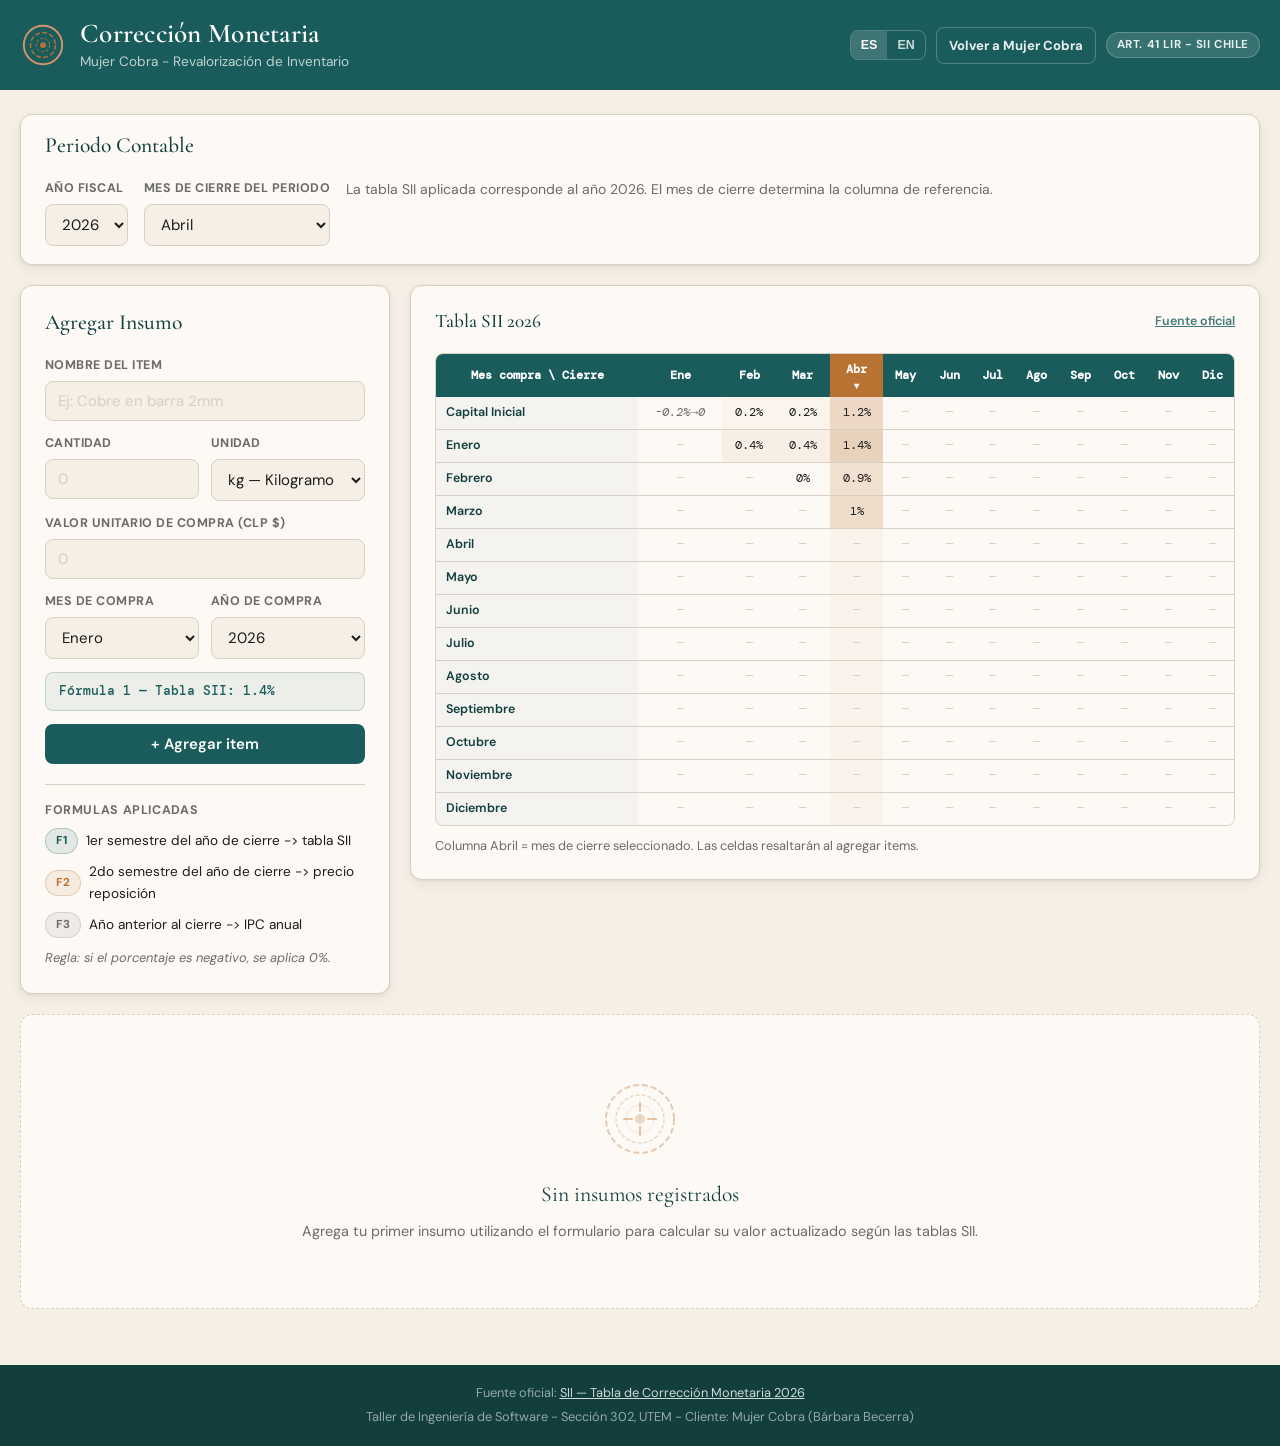
<file: correccion-monetaria/index.html>
<!doctype html>
<html lang="es">
  <head>
    <meta charset="UTF-8" />
    <link rel="icon" type="image/svg+xml" href="./favicon.svg" />
    <meta name="viewport" content="width=device-width, initial-scale=1.0" />
    <meta
      name="description"
      content="Calculadora de corrección monetaria para inventario de insumos según tablas oficiales del SII (Art. 41 LIR). Mujer Cobra — Joyería artesanal en cobre."
    />
    <title>Corrección Monetaria — Mujer Cobra</title>
    <link rel="preconnect" href="https://fonts.googleapis.com" />
    <link rel="preconnect" href="https://fonts.gstatic.com" crossorigin />
    <link
      href="https://fonts.googleapis.com/css2?family=Cormorant+Garamond:ital,wght@0,400;0,500;0,600;1,400&family=DM+Mono:wght@400;500&family=DM+Sans:ital,wght@0,400;0,500;0,600;1,400&display=swap"
      rel="stylesheet"
    />
    <script type="module" crossorigin src="./assets/index-C8LlDlp3.js"></script>
    <link rel="stylesheet" crossorigin href="./assets/index-CjBybzcF.css">
  </head>
  <body>
    <div id="root"></div>
  </body>
</html>
</file>
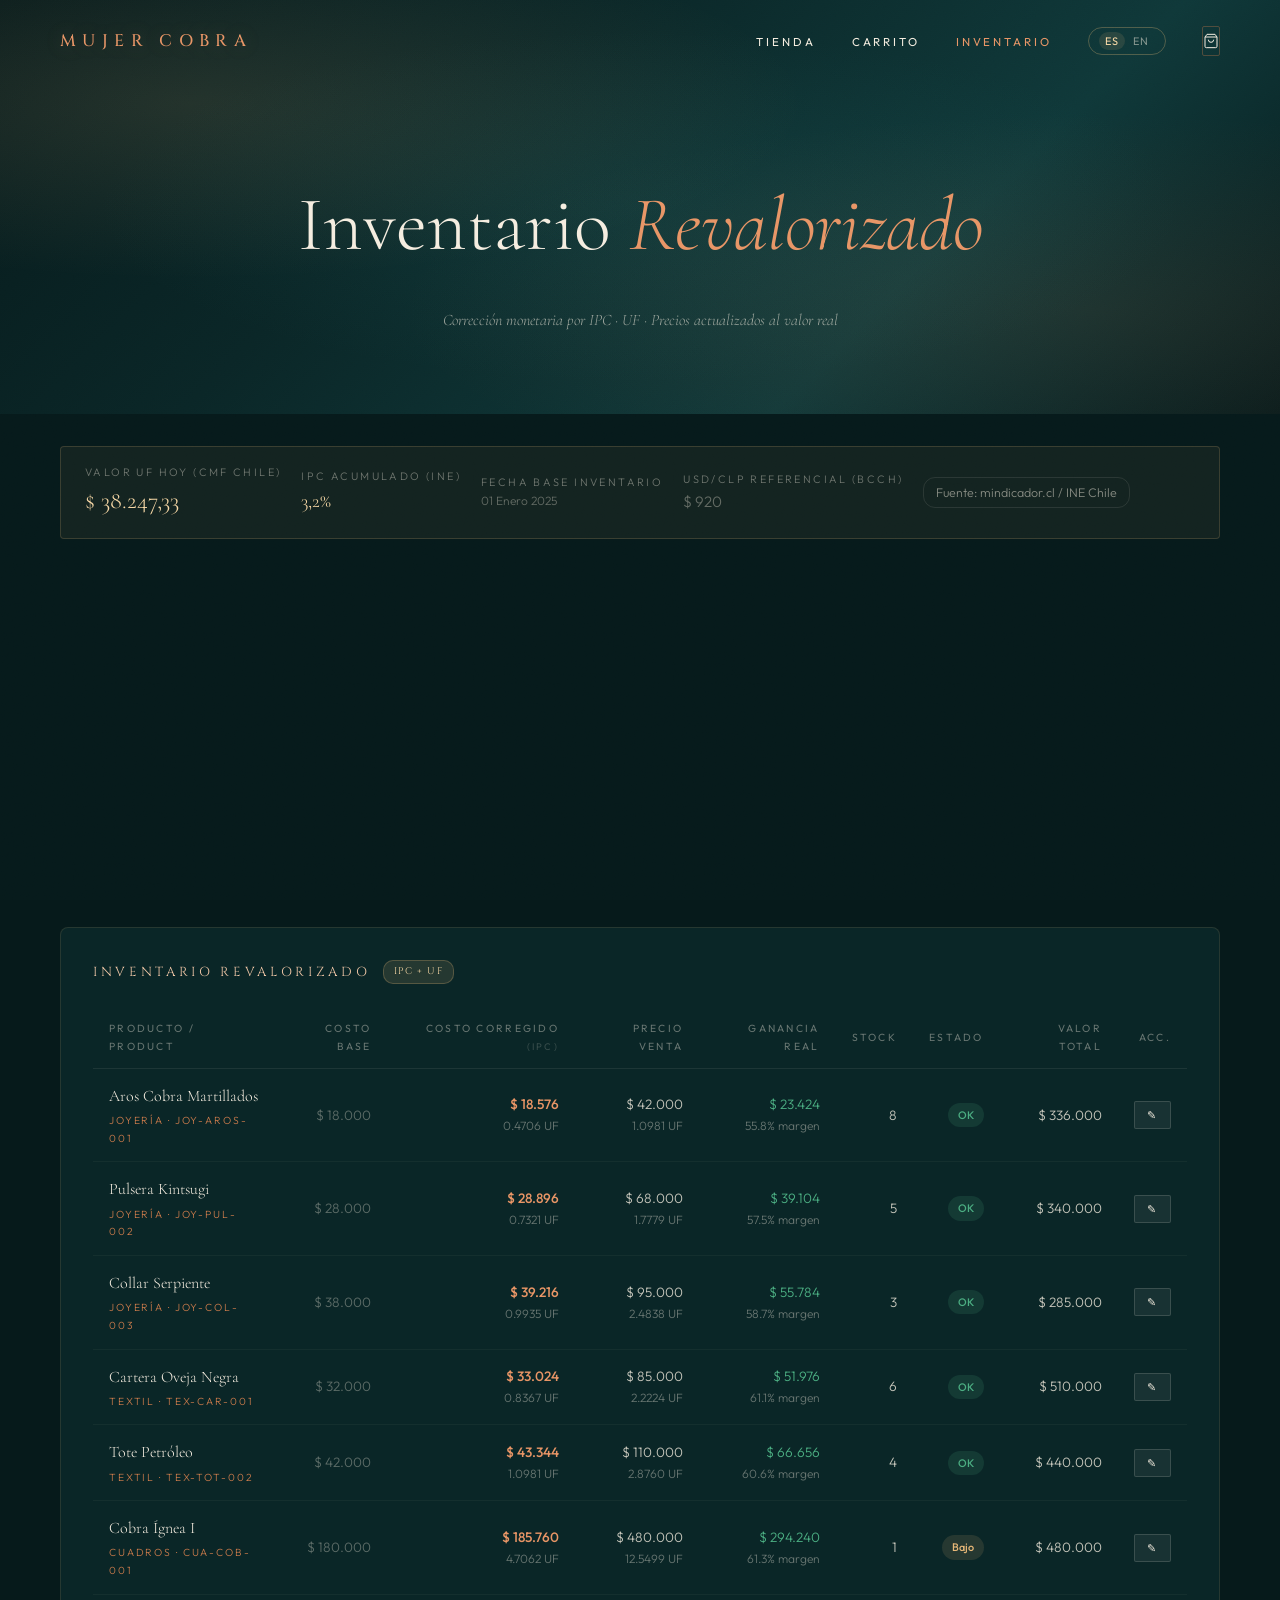
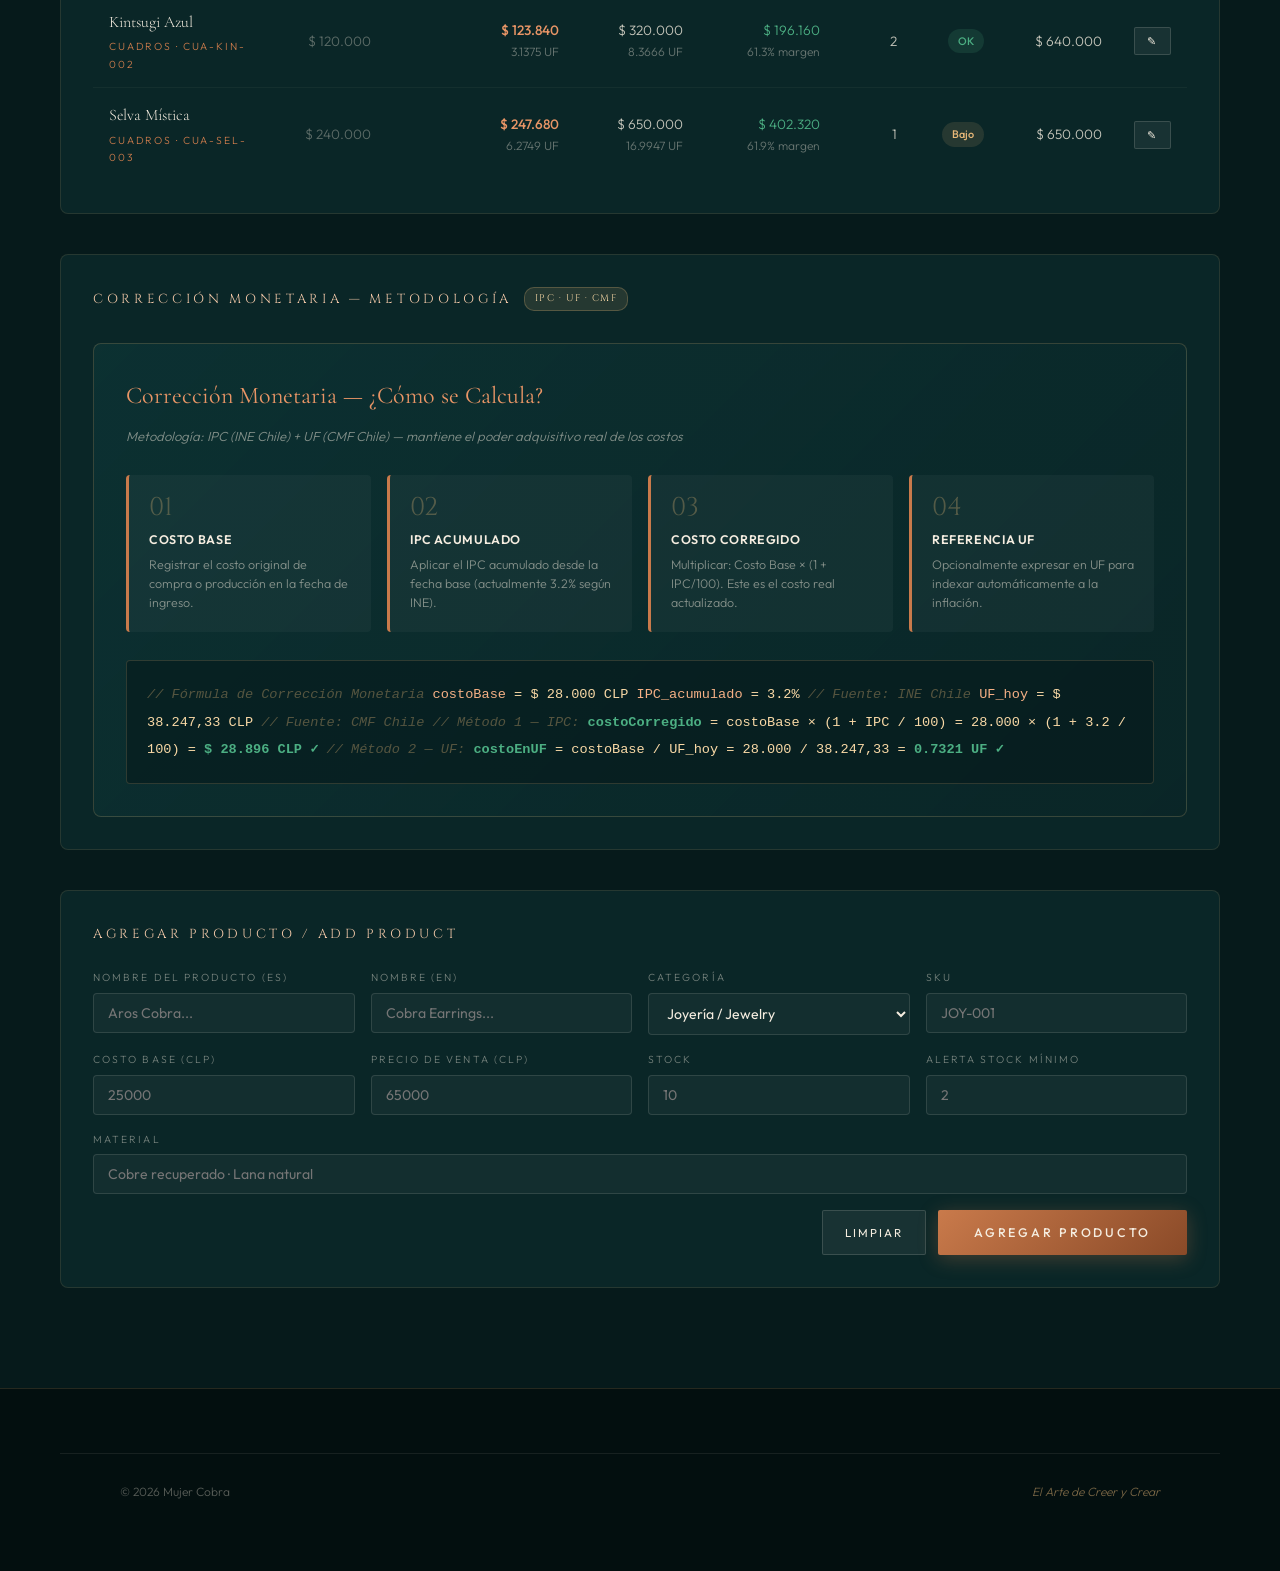
<file: inventory.html>
<!DOCTYPE html>
<html lang="es">
<head>
  <meta charset="UTF-8">
  <meta name="viewport" content="width=device-width, initial-scale=1.0">
  <title>Inventario Revalorizado — Mujer Cobra</title>
  <link rel="stylesheet" href="css/styles.css">
  <link rel="stylesheet" href="css/inventory.css">
</head>
<body>

<!-- ── NAV ─────────────────────────────────────────────────── -->
<nav class="nav scrolled" id="main-nav">
  <a href="index.html" class="nav-logo">MUJER COBRA</a>
  <ul class="nav-links">
    <li><a href="shop.html" data-i18n="nav_shop">Tienda</a></li>
    <li><a href="cart.html" data-i18n="nav_cart">Carrito</a></li>
    <li><a href="inventory.html" class="active" data-i18n="nav_inventory">Inventario</a></li>
    <li>
      <div class="lang-toggle">
        <button class="lang-btn active" data-lang="es">ES</button>
        <button class="lang-btn" data-lang="en">EN</button>
      </div>
    </li>
    <li>
      <a href="cart.html" class="nav-cart">
        <svg width="16" height="16" viewBox="0 0 24 24" fill="none" stroke="currentColor" stroke-width="1.5">
          <path d="M6 2L3 6v14a2 2 0 002 2h14a2 2 0 002-2V6l-3-4z"/>
          <line x1="3" y1="6" x2="21" y2="6"/>
          <path d="M16 10a4 4 0 01-8 0"/>
        </svg>
        <span class="cart-count" style="display:none">0</span>
      </a>
    </li>
  </ul>
  <button class="nav-hamburger" aria-label="Menu">
    <span></span><span></span><span></span>
  </button>
</nav>

<!-- ── PAGE HEADER ─────────────────────────────────────────── -->
<div class="page-header">
  <div class="kintsugi-bg"></div>
  <div class="page-header-content reveal">
    <h1>Inventario <em>Revalorizado</em></h1>
    <p>Corrección monetaria por IPC · UF · Precios actualizados al valor real</p>
  </div>
</div>

<!-- ── UF INDICATOR ────────────────────────────────────────── -->
<div style="padding:32px 60px 0">
  <div class="uf-indicator reveal">
    <div>
      <div class="uf-label">Valor UF Hoy (CMF Chile)</div>
      <div class="uf-value">$ 38.247,33</div>
    </div>
    <div>
      <div class="uf-label">IPC Acumulado (INE)</div>
      <div class="uf-value" style="font-size:1.2rem">3,2%</div>
    </div>
    <div>
      <div class="uf-label">Fecha Base Inventario</div>
      <div class="uf-date">01 Enero 2025</div>
    </div>
    <div>
      <div class="uf-label">USD/CLP Referencial (BCCh)</div>
      <div class="uf-date" style="font-size:0.95rem">$ 920</div>
    </div>
    <div class="uf-ipc">Fuente: mindicador.cl / INE Chile</div>
  </div>
</div>

<!-- ── DASHBOARD STATS ─────────────────────────────────────── -->
<div class="inv-dashboard" id="inv-dashboard">
  <!-- Rendered by inventory.js -->
</div>

<!-- ── INVENTORY TABLE ─────────────────────────────────────── -->
<div class="inv-section reveal">
  <div class="inv-section-title">
    Inventario Revalorizado
    <span class="badge-info">IPC + UF</span>
  </div>
  <div class="inv-table-wrap">
    <table class="inv-table">
      <thead>
        <tr>
          <th>Producto / Product</th>
          <th class="right">Costo Base</th>
          <th class="right">Costo Corregido <small style="opacity:0.5;font-size:0.6rem">(IPC)</small></th>
          <th class="right">Precio Venta</th>
          <th class="right">Ganancia Real</th>
          <th class="right">Stock</th>
          <th class="right">Estado</th>
          <th class="right">Valor Total</th>
          <th class="right">Acc.</th>
        </tr>
      </thead>
      <tbody id="inv-tbody">
        <tr><td colspan="9" style="text-align:center;padding:40px;color:rgba(245,237,224,0.3)">Cargando…</td></tr>
      </tbody>
    </table>
  </div>
</div>

<!-- ── MONETARY CORRECTION EXPLAINER ──────────────────────── -->
<div class="inv-section reveal" id="cm-explainer-wrap">
  <div class="inv-section-title">
    Corrección Monetaria — Metodología
    <span class="badge-info">IPC · UF · CMF</span>
  </div>
  <div id="cm-explainer">
    <!-- Rendered by inventory.js -->
  </div>
</div>

<!-- ── ADD PRODUCT ─────────────────────────────────────────── -->
<div class="inv-section reveal">
  <div class="inv-section-title">Agregar Producto / Add Product</div>
  <div id="inv-add-form">
    <!-- Rendered by inventory.js -->
  </div>
</div>

<!-- spacer -->
<div style="height:60px"></div>

<!-- ── FOOTER ──────────────────────────────────────────────── -->
<footer>
  <div class="footer-bottom" style="padding:28px 60px">
    <span data-i18n="footer_copy">© 2026 Mujer Cobra</span>
    <em data-i18n="footer_tagline">El Arte de Creer y Crear</em>
  </div>
</footer>

<script src="js/main.js"></script>
<script src="js/inventory.js"></script>
</body>
</html>
</file>
<file: correccion-monetaria/assets/index-CjBybzcF.css>
:root{--color-bg:#f5efe6;--color-surface:#fdfaf6;--color-surface-2:#f0e8dc;--color-primary:#1a5c5b;--color-primary-dk:#123f3e;--color-accent:#b87333;--color-accent-lt:#d4956a;--color-accent-pale:#f5e8d6;--color-text:#1c1c1a;--color-muted:#6b6b67;--color-border:#d9cfc3;--color-highlight:#e8c98a;--color-error:#8b2635;--color-error-bg:#fbf0f1;--color-success:#2e6b4f;--font-display:"Cormorant Garamond", Georgia, serif;--font-body:"DM Sans", "Helvetica Neue", Arial, sans-serif;--font-mono:"DM Mono", "Courier New", monospace;--radius:8px;--radius-lg:12px;--shadow:0 1px 3px #1c1c1a12, 0 4px 14px #1c1c1a0f;--shadow-hov:0 2px 8px #1c1c1a1c, 0 8px 24px #1c1c1a14;--transition:.15s ease}*,:before,:after{box-sizing:border-box;margin:0;padding:0}html{scroll-behavior:smooth;font-size:16px}body{font-family:var(--font-body);background:var(--color-bg);color:var(--color-text);-webkit-font-smoothing:antialiased;line-height:1.6}h1,h2,h3{font-family:var(--font-display);font-weight:500;line-height:1.2}p{margin:0}a{color:var(--color-primary)}a:hover{text-decoration:underline}.sr-only{clip:rect(0,0,0,0);white-space:nowrap;border-width:0;width:1px;height:1px;margin:-1px;padding:0;position:absolute;overflow:hidden}.app{flex-direction:column;min-height:100vh;display:flex}.main{flex-direction:column;flex:1;gap:20px;width:100%;max-width:1440px;margin:0 auto;padding:24px 20px 56px;display:flex}.card{background:var(--color-surface);border-radius:var(--radius-lg);border:1px solid var(--color-border);box-shadow:var(--shadow);padding:24px}.app-header{background:var(--color-primary);color:#fff;padding:0 20px}.header-inner{justify-content:space-between;align-items:center;gap:16px;max-width:1440px;margin:0 auto;padding:18px 0;display:flex}.header-brand{align-items:center;gap:14px;display:flex}.brand-icon{flex-shrink:0;width:46px;height:46px}.brand-title{font-family:var(--font-display);color:#fff;letter-spacing:.01em;font-size:1.7rem;font-weight:600}.brand-subtitle{color:#ffffffb8;font-size:.85rem;font-family:var(--font-body)}.header-meta{flex-wrap:wrap;justify-content:flex-end;align-items:center;gap:10px;display:flex}.lang-switch{border-radius:var(--radius);border:1px solid #ffffff3d;display:inline-flex;overflow:hidden}.lang-switch button{color:#ffffffc7;cursor:pointer;background:0 0;border:0;padding:7px 10px;font-size:.78rem;font-weight:800}.lang-switch button.active{color:#fff;background:#ffffff29}.badge{letter-spacing:.05em;text-transform:uppercase;border-radius:100px;align-items:center;padding:3px 10px;font-size:.72rem;font-weight:700;display:inline-flex}.badge-sii{color:#ffffffe0;background:#ffffff21;border:1px solid #ffffff38}.site-link{color:#ffffffe6;border-radius:var(--radius);border:1px solid #ffffff3d;padding:7px 12px;font-size:.82rem;font-weight:700;text-decoration:none}.site-link:hover{background:#ffffff1a;text-decoration:none}.badge-f1{color:var(--color-primary);background:#1a5c5b1c;border:1px solid #1a5c5b40}.badge-f2{color:var(--color-accent);background:#b873331c;border:1px solid #b8733347}.badge-f3{color:var(--color-muted);background:#6b6b671a;border:1px solid #6b6b6733}.section-title{font-family:var(--font-display);color:var(--color-primary-dk);justify-content:space-between;align-items:center;gap:10px;margin-bottom:20px;font-size:1.35rem;display:flex}.period-label{font-family:var(--font-body);color:var(--color-muted);background:var(--color-surface-2);border-radius:100px;padding:3px 12px;font-size:.85rem;font-weight:500}.period-selector{padding:18px 24px}.period-fields{flex-wrap:wrap;align-items:flex-start;gap:16px;display:flex}.period-info{flex:1;align-items:center;min-width:200px;display:flex}.period-desc{color:var(--color-muted);font-size:.875rem;line-height:1.5}.field{flex-direction:column;gap:5px;display:flex}.field label{color:var(--color-muted);letter-spacing:.04em;text-transform:uppercase;font-size:.78rem;font-weight:700}.field input,.field select{font-family:var(--font-body);color:var(--color-text);background:var(--color-bg);border:1.5px solid var(--color-border);border-radius:var(--radius);transition:border-color var(--transition), box-shadow var(--transition);outline:none;width:100%;padding:9px 12px;font-size:.9375rem}.field input:focus,.field select:focus{border-color:var(--color-primary);box-shadow:0 0 0 3px #1a5c5b1a}.field input::placeholder{color:var(--color-border)}.field-row{grid-template-columns:1fr 1fr;gap:12px;display:grid}.field-hint{color:var(--color-accent);text-transform:none;letter-spacing:0;font-size:.73rem;font-weight:500;display:block}.field-reposicion{background:var(--color-accent-pale);border-radius:var(--radius);border:1px dashed var(--color-accent-lt);padding:14px}.content-grid{grid-template-columns:370px 1fr;align-items:start;gap:20px;display:grid}.item-form form{flex-direction:column;gap:13px;display:flex}.pct-preview{border-radius:var(--radius);font-family:var(--font-mono);padding:9px 13px;font-size:.84rem;font-weight:500;line-height:1.4}.pct-positivo{color:var(--color-primary);background:#1a5c5b12;border:1px solid #1a5c5b33}.pct-cero{color:var(--color-muted);background:#6b6b6712;border:1px solid #6b6b6726}.pct-formula2{background:var(--color-accent-pale);color:var(--color-accent);border:1px solid #b8733340}.pct-nodisponible{background:var(--color-error-bg);color:var(--color-error);border:1px solid #8b263533}.formulas-legend{border-top:1px solid var(--color-border);margin-top:20px;padding-top:18px}.formulas-legend h3{font-family:var(--font-body);color:var(--color-muted);letter-spacing:.05em;text-transform:uppercase;margin-bottom:10px;font-size:.78rem;font-weight:700}.formulas-legend ul{flex-direction:column;gap:7px;list-style:none;display:flex}.formulas-legend li{color:var(--color-text);align-items:center;gap:8px;font-size:.85rem;display:flex}.legend-note{color:var(--color-muted);margin-top:10px;font-size:.8rem;font-style:italic}.btn{font-family:var(--font-body);border-radius:var(--radius);cursor:pointer;transition:all var(--transition);border:none;align-items:center;gap:7px;padding:10px 20px;font-size:.9375rem;font-weight:600;text-decoration:none;display:inline-flex}.btn-primary{background:var(--color-primary);color:#fff}.btn-primary:hover:not(:disabled){background:var(--color-primary-dk);box-shadow:var(--shadow-hov)}.btn-secondary{background:var(--color-surface);color:var(--color-primary);border:1.5px solid var(--color-primary)}.btn-secondary:hover{background:#1a5c5b0d}.btn-danger{background:var(--color-surface);color:var(--color-error);border:1.5px solid #8b26354d}.btn-danger:hover{background:var(--color-error-bg)}.btn-danger-confirm{background:var(--color-error);color:#fff;border:none}.btn-danger-confirm:hover{background:#6e1e28}.btn-full{justify-content:center;width:100%}.btn:disabled{opacity:.48;cursor:not-allowed}.btn-icon{cursor:pointer;color:var(--color-muted);transition:color var(--transition), background var(--transition);background:0 0;border:none;border-radius:4px;padding:3px 7px;font-size:1.1rem;line-height:1}.btn-remove:hover{color:var(--color-error);background:var(--color-error-bg)}.btn-edit:hover{color:var(--color-primary);background:#1a5c5b14}.error-msg{color:var(--color-error);background:var(--color-error-bg);border-radius:var(--radius);border:1px solid #8b263533;padding:9px 13px;font-size:.875rem}.error-inline{color:var(--color-error);background:var(--color-error-bg);cursor:help;border-radius:4px;padding:3px 8px;font-size:.82rem}.sii-table-section .section-title{font-size:1.2rem}.table-source-link{font-size:.78rem;font-family:var(--font-body);color:var(--color-primary);opacity:.8;font-weight:600}.table-source-link:hover{opacity:1}.sii-table-wrapper{border-radius:var(--radius);border:1px solid var(--color-border);-webkit-overflow-scrolling:touch;overflow-x:auto}.sii-table{border-collapse:collapse;width:100%;font-size:.78rem;font-family:var(--font-mono)}.sii-table th{background:var(--color-primary);color:#fff;text-align:center;white-space:nowrap;padding:7px 5px;font-size:.72rem;font-weight:600;position:sticky;top:0}.sii-table th.col-closing{background:var(--color-accent)}.col-closing-marker{margin-top:1px;font-size:.6rem;line-height:1;display:block}.sii-table td{text-align:center;border-bottom:1px solid var(--color-border);transition:background var(--transition);padding:6px 5px}.sii-table tr:last-child td{border-bottom:none}.sii-table tbody tr:hover td{background:#1a5c5b0a!important}.row-label{font-family:var(--font-body);color:var(--color-primary-dk);white-space:nowrap;z-index:1;background:#1a5c5b0a;font-size:.78rem;font-weight:600;position:sticky;left:0;text-align:left!important;padding-left:10px!important}.sii-cell-empty{color:var(--color-border)}.sii-cell-highlighted{box-shadow:inset 0 0 0 2px var(--color-accent);font-weight:700;background:var(--color-highlight)!important;color:var(--color-primary-dk)!important}.sii-cell-negative{color:var(--color-muted);font-style:italic}td.col-closing{background:#b873330d}.table-note{color:var(--color-muted);margin-top:10px;font-size:.8rem;line-height:1.5}.inventory-table-wrapper{border-radius:var(--radius);border:1px solid var(--color-border);-webkit-overflow-scrolling:touch;overflow-x:auto}.inventory-table{border-collapse:collapse;width:100%;min-width:900px;font-size:.875rem}.inventory-table th{color:var(--color-primary-dk);text-align:left;letter-spacing:.05em;text-transform:uppercase;border-bottom:2px solid var(--color-border);white-space:nowrap;background:#1a5c5b0f;padding:10px 12px;font-size:.72rem;font-weight:700}.inventory-table td{border-bottom:1px solid var(--color-border);vertical-align:middle;padding:11px 12px}.inventory-table tbody tr:last-child td{border-bottom:none}.inventory-table tbody tr:hover td{background:#1a5c5b05}.formula-row-1{border-left:3px solid var(--color-primary)}.formula-row-2{border-left:3px solid var(--color-accent)}.formula-row-3{border-left:3px solid var(--color-muted)}.item-error{border-left:3px solid var(--color-error);opacity:.8}.num{font-family:var(--font-mono);text-align:right;white-space:nowrap;font-size:.82rem}.item-meta{color:var(--color-muted);margin-top:2px;font-size:.76rem;display:block}.reajustado{color:var(--color-primary);font-weight:700}.diff-pos{color:var(--color-success);font-weight:600}.diff-neg{color:var(--color-error);font-weight:600}.totals-row{background:#1a5c5b0d}.totals-row td{border-top:2px solid var(--color-border);padding:13px 12px;font-size:.9375rem}.total-reajustado{color:var(--color-primary)}.explicacion-cell{min-width:90px}details summary{cursor:pointer;color:var(--color-primary);-webkit-user-select:none;user-select:none;font-size:.8rem;list-style:none}details summary::-webkit-details-marker{display:none}details summary:before{content:"▶ ";font-size:.65rem}details[open] summary:before{content:"▼ "}details summary:hover{text-decoration:underline}.explicacion-text{color:var(--color-muted);max-width:260px;margin-top:6px;font-size:.78rem;line-height:1.5}.actions{flex-wrap:wrap;justify-content:flex-end;align-items:center;gap:12px;display:flex}.export-actions{gap:12px;display:flex}.empty-state{text-align:center;background:var(--color-surface);border-radius:var(--radius-lg);border:1.5px dashed var(--color-border);flex-direction:column;align-items:center;padding:64px 24px;display:flex}.empty-icon{width:80px;height:80px;margin-bottom:18px}.empty-title{font-family:var(--font-display);color:var(--color-primary-dk);margin-bottom:8px;font-size:1.35rem}.empty-desc{color:var(--color-muted);font-size:.9rem;line-height:1.7}.footer{background:var(--color-primary-dk);color:#ffffff8c;text-align:center;flex-direction:column;gap:4px;padding:18px 20px;font-size:.8rem;display:flex}.footer a{color:#fffc}.footer a:hover{color:#fff}.actions-col{white-space:nowrap;width:1%}td.actions-cell{text-align:right;white-space:nowrap;vertical-align:middle}.modal-overlay{-webkit-backdrop-filter:blur(3px);z-index:200;background:#1c1c1a7a;justify-content:center;align-items:center;padding:20px;animation:.15s modalFadeIn;display:flex;position:fixed;inset:0}@keyframes modalFadeIn{0%{opacity:0}to{opacity:1}}.modal-box{background:var(--color-surface);border-radius:var(--radius-lg);border:1px solid var(--color-border);width:100%;max-width:480px;max-height:90vh;padding:28px;animation:.15s modalSlideUp;overflow-y:auto;box-shadow:0 8px 40px #1c1c1a33}@keyframes modalSlideUp{0%{opacity:0;transform:translateY(12px)}to{opacity:1;transform:translateY(0)}}.modal-header{justify-content:space-between;align-items:center;margin-bottom:22px;display:flex}.modal-title{font-family:var(--font-display);color:var(--color-primary-dk);font-size:1.35rem}.modal-close{color:var(--color-muted);padding:2px 8px;font-size:1.4rem}.modal-form{flex-direction:column;gap:13px;display:flex}.modal-footer{justify-content:flex-end;gap:10px;padding-top:4px;display:flex}@media print{.app-header,.period-selector,.content-grid,.actions,.btn-remove,.footer,.formulas-legend{display:none!important}body{background:#fff}.main{gap:12px;padding:0}.card{box-shadow:none;border:1px solid #ccc}.inventory-table{min-width:unset}.inventory-section{break-inside:avoid}}@media (width<=960px){.content-grid{grid-template-columns:1fr}}@media (width<=640px){.main{gap:14px;padding:14px 12px 40px}.card{padding:16px}.brand-title{font-size:1.3rem}.brand-subtitle{display:none}.field-row{grid-template-columns:1fr}.period-fields{flex-direction:column}.actions{justify-content:stretch}.actions .btn,.export-actions .btn{flex:1;justify-content:center}.header-meta{display:none}}@keyframes fadeSlideIn{0%{opacity:0;transform:translateY(-6px)}to{opacity:1;transform:translateY(0)}}.inventory-table tbody tr{animation:.2s fadeSlideIn}
</file>
<file: css/styles.css>
/* ============================================================
   MUJER COBRA — Global Styles
   El Arte de Creer y Crear
   ============================================================ */

@import url('https://fonts.googleapis.com/css2?family=Cormorant+Garamond:ital,wght@0,300;0,400;0,500;0,600;1,400;1,500&family=Cinzel:wght@400;500;600&family=Outfit:wght@200;300;400;500;600&display=swap');

/* ── Variables ─────────────────────────────────────────────── */
:root {
  /* Verde petróleo */
  --petrol-abyss: #061a1b;
  --petrol-deep:  #0a2627;
  --petrol:       #0f3839;
  --petrol-mid:   #164849;
  --petrol-light: #1e5d5c;
  --petrol-glow:  #2a7574;

  /* Cobre */
  --copper:       #c97a4b;
  --copper-bright:#e89566;
  --copper-glow:  #f5b085;
  --copper-deep:  #8a4a28;
  --copper-pale:  #f2c8a8;
  --copper-metal: #d88960;
  --copper-shine: #fde4d0;

  /* Neutros */
  --ivory:  #f5ede0;
  --pearl:  #faf4ea;
  --ink:    #030f0f;
  --shadow: rgba(3,15,15,0.8);

  /* Kintsugi */
  --kintsugi-gold:   #e8b878;
  --kintsugi-bright: #f9d9a6;
  --kintsugi-deep:   #b8864e;

  /* Tipografía */
  --font-display: 'Cormorant Garamond', serif;
  --font-serif:   'Cinzel', serif;
  --font-body:    'Outfit', sans-serif;

  /* Radios y transiciones */
  --radius-sm: 4px;
  --radius:    8px;
  --radius-lg: 16px;
  --transition: 0.4s cubic-bezier(0.16,1,0.3,1);
}

/* ── Reset ─────────────────────────────────────────────────── */
*, *::before, *::after { margin:0; padding:0; box-sizing:border-box; }
html { scroll-behavior:smooth; font-size:16px; }
body {
  background: var(--petrol-abyss);
  color: var(--ivory);
  font-family: var(--font-body);
  font-weight: 300;
  line-height: 1.7;
  overflow-x: hidden;
  -webkit-font-smoothing: antialiased;
}
img { display:block; max-width:100%; }
a  { color:inherit; text-decoration:none; }
ul, ol { list-style:none; }
button { cursor:pointer; border:none; background:none; font-family:inherit; }

/* ── Grain overlay ─────────────────────────────────────────── */
body::before {
  content:'';
  position:fixed; inset:0;
  pointer-events:none; z-index:1000;
  opacity:0.055; mix-blend-mode:overlay;
  background-image:url("data:image/svg+xml;utf8,<svg xmlns='http://www.w3.org/2000/svg' width='200' height='200'><filter id='n'><feTurbulence type='fractalNoise' baseFrequency='0.9' numOctaves='2'/></filter><rect width='100%25' height='100%25' filter='url(%23n)'/></svg>");
}

/* ── Kintsugi background ───────────────────────────────────── */
.kintsugi-bg {
  position:absolute; inset:0;
  background:
    radial-gradient(ellipse at 15% 25%, rgba(232,184,120,0.12) 0%, transparent 40%),
    radial-gradient(ellipse at 85% 75%, rgba(201,122,75,0.10) 0%, transparent 45%),
    radial-gradient(ellipse at 50% 50%, rgba(42,117,116,0.15) 0%, transparent 60%),
    linear-gradient(135deg, var(--petrol-abyss) 0%, var(--petrol-deep) 35%, var(--petrol) 70%, var(--petrol-abyss) 100%);
  z-index:0;
}

/* ── Navigation ────────────────────────────────────────────── */
.nav {
  position:fixed; top:0; left:0; right:0; z-index:500;
  padding:26px 60px;
  display:flex; justify-content:space-between; align-items:center;
  transition:all var(--transition);
}
.nav.scrolled {
  background:rgba(6,26,27,0.94);
  backdrop-filter:blur(20px) saturate(1.2);
  -webkit-backdrop-filter:blur(20px) saturate(1.2);
  padding:16px 60px;
  border-bottom:1px solid rgba(232,184,120,0.2);
  box-shadow:0 8px 40px rgba(0,0,0,0.5);
}
.nav-logo {
  font-family:var(--font-serif);
  font-size:1.05rem;
  letter-spacing:0.38em;
  color:var(--copper-bright);
  font-weight:500;
  text-shadow:0 0 20px rgba(232,184,120,0.25);
  transition:opacity var(--transition);
}
.nav-links {
  display:flex; align-items:center; gap:36px;
}
.nav-links a {
  font-size:0.72rem;
  letter-spacing:0.25em;
  text-transform:uppercase;
  font-weight:400;
  color:var(--ivory);
  position:relative; padding:6px 0;
  transition:color var(--transition);
}
.nav-links a::after {
  content:''; position:absolute; bottom:0; left:0;
  width:0; height:1px;
  background:linear-gradient(90deg, var(--copper), var(--kintsugi-bright), var(--copper));
  transition:width 0.5s cubic-bezier(0.16,1,0.3,1);
}
.nav-links a:hover { color:var(--kintsugi-bright); }
.nav-links a:hover::after { width:100%; }
.nav-links a.active { color:var(--copper-bright); }

/* Lang toggle */
.lang-toggle {
  display:flex; align-items:center; gap:2px;
  border:1px solid rgba(232,184,120,0.3);
  border-radius:20px; padding:4px 10px;
}
.lang-btn {
  font-size:0.68rem; letter-spacing:0.1em;
  color:rgba(245,237,224,0.5);
  padding:2px 6px; border-radius:12px;
  transition:all 0.3s;
}
.lang-btn.active { color:var(--kintsugi-bright); background:rgba(232,184,120,0.12); }
.lang-btn:hover { color:var(--ivory); }

/* Cart icon */
.nav-cart {
  display:flex; align-items:center; gap:8px;
  font-size:0.72rem; letter-spacing:0.2em; text-transform:uppercase;
  color:var(--copper-pale);
  padding:7px 16px;
  border:1px solid rgba(201,122,75,0.35);
  border-radius:2px;
  transition:all var(--transition);
  position:relative;
}
.nav-cart:hover {
  background:rgba(201,122,75,0.12);
  border-color:var(--copper);
  color:var(--copper-shine);
}
.cart-count {
  display:inline-flex; align-items:center; justify-content:center;
  width:18px; height:18px;
  background:var(--copper);
  color:var(--petrol-abyss);
  font-size:0.62rem; font-weight:600;
  border-radius:50%;
}

/* Hamburger (mobile) */
.nav-hamburger {
  display:none; flex-direction:column; gap:5px;
  padding:6px; cursor:pointer;
}
.nav-hamburger span {
  display:block; width:24px; height:1px;
  background:var(--ivory); transition:all 0.3s;
}

/* Botón X dentro del menú móvil — oculto en escritorio */
.nav-close-li { display:none; }

/* Bloqueo de scroll en body cuando menú está abierto (compatible iOS) */
body.menu-open {
  overflow:hidden;
  position:fixed;
  width:100%;
}

/* ── Buttons ───────────────────────────────────────────────── */
.btn-primary {
  display:inline-flex; align-items:center; gap:10px;
  padding:15px 36px;
  background:linear-gradient(135deg, var(--copper) 0%, var(--copper-deep) 100%);
  color:var(--ivory);
  font-family:var(--font-body);
  font-size:0.78rem; letter-spacing:0.22em; text-transform:uppercase; font-weight:500;
  border:none; border-radius:2px;
  position:relative; overflow:hidden;
  transition:all var(--transition);
  box-shadow:0 4px 20px rgba(201,122,75,0.3);
}
.btn-primary::before {
  content:''; position:absolute; inset:0;
  background:linear-gradient(135deg, var(--copper-bright), var(--copper));
  opacity:0; transition:opacity var(--transition);
}
.btn-primary:hover { transform:translateY(-2px); box-shadow:0 8px 32px rgba(201,122,75,0.45); }
.btn-primary:hover::before { opacity:1; }
.btn-primary span { position:relative; z-index:1; }

.btn-outline {
  display:inline-flex; align-items:center; gap:10px;
  padding:13px 32px;
  background:transparent;
  color:var(--copper-pale);
  font-size:0.75rem; letter-spacing:0.22em; text-transform:uppercase; font-weight:400;
  border:1px solid rgba(201,122,75,0.45);
  border-radius:2px;
  transition:all var(--transition);
}
.btn-outline:hover {
  background:rgba(201,122,75,0.1);
  border-color:var(--copper-bright);
  color:var(--copper-shine);
  transform:translateY(-1px);
}

.btn-ghost {
  display:inline-flex; align-items:center; gap:8px;
  padding:10px 22px;
  background:rgba(255,255,255,0.06);
  color:var(--ivory);
  font-size:0.72rem; letter-spacing:0.18em; text-transform:uppercase;
  border:1px solid rgba(245,237,224,0.15);
  border-radius:2px;
  transition:all 0.3s;
}
.btn-ghost:hover { background:rgba(255,255,255,0.1); }

/* ── Reveal animation ──────────────────────────────────────── */
.reveal {
  opacity:0; transform:translateY(28px);
  transition:opacity 0.8s cubic-bezier(0.16,1,0.3,1), transform 0.8s cubic-bezier(0.16,1,0.3,1);
}
.reveal.visible { opacity:1; transform:translateY(0); }
.delay-1 { transition-delay:0.12s; }
.delay-2 { transition-delay:0.24s; }
.delay-3 { transition-delay:0.36s; }
.delay-4 { transition-delay:0.48s; }

/* ── Section shared ────────────────────────────────────────── */
.section-eyebrow {
  display:block;
  font-size:0.68rem; letter-spacing:0.38em; text-transform:uppercase;
  color:var(--copper); font-weight:500; margin-bottom:16px;
}
.section-title {
  font-family:var(--font-display);
  font-size:clamp(2rem,4vw,3.2rem);
  font-weight:400; line-height:1.25;
  color:var(--ivory);
}
.section-title em {
  font-style:italic; color:var(--copper-bright);
}

/* ── Footer ────────────────────────────────────────────────── */
footer {
  position:relative;
  background:var(--ink);
  border-top:1px solid rgba(232,184,120,0.15);
  padding:64px 60px 40px;
}
.footer-inner {
  display:grid; grid-template-columns:1.6fr 1fr 1fr 1fr;
  gap:48px; margin-bottom:56px;
}
.footer-brand .footer-logo {
  font-family:var(--font-serif);
  font-size:1.1rem; letter-spacing:0.35em;
  color:var(--copper-bright); margin-bottom:16px;
}
.footer-tagline {
  font-family:var(--font-display); font-style:italic;
  font-size:0.95rem; color:rgba(245,237,224,0.5); margin-bottom:20px;
}
.footer-social { display:flex; gap:14px; }
.footer-social a {
  width:36px; height:36px;
  border:1px solid rgba(201,122,75,0.3); border-radius:50%;
  display:flex; align-items:center; justify-content:center;
  font-size:0.7rem; color:var(--copper-pale);
  transition:all 0.3s;
}
.footer-social a:hover { background:rgba(201,122,75,0.15); border-color:var(--copper); }

.footer-col h4 {
  font-family:var(--font-serif); font-size:0.72rem;
  letter-spacing:0.28em; text-transform:uppercase;
  color:var(--copper-pale); margin-bottom:20px;
}
.footer-col ul li { margin-bottom:10px; }
.footer-col ul a {
  font-size:0.85rem; color:rgba(245,237,224,0.5);
  transition:color 0.3s;
}
.footer-col ul a:hover { color:var(--ivory); }

.footer-bottom {
  display:flex; justify-content:space-between; align-items:center;
  padding-top:28px; border-top:1px solid rgba(245,237,224,0.08);
  font-size:0.75rem; color:rgba(245,237,224,0.35);
}
.footer-bottom em { font-style:italic; color:rgba(232,184,120,0.5); }

/* ── Notification toast ────────────────────────────────────── */
.toast {
  position:fixed; bottom:32px; right:32px; z-index:9999;
  background:var(--petrol-mid);
  border:1px solid rgba(232,184,120,0.3);
  border-radius:var(--radius);
  padding:16px 22px; max-width:320px;
  display:flex; align-items:center; gap:12px;
  transform:translateY(80px); opacity:0;
  transition:all 0.4s cubic-bezier(0.16,1,0.3,1);
  box-shadow:0 8px 32px rgba(0,0,0,0.4);
}
.toast.show { transform:translateY(0); opacity:1; }
.toast-icon { font-size:1.2rem; }
.toast-msg { font-size:0.85rem; color:var(--ivory); }

/* ── Page header (for inner pages) ────────────────────────── */
.page-header {
  position:relative; padding:160px 60px 80px;
  overflow:hidden; text-align:center;
}
.page-header .kintsugi-bg { z-index:0; }
.page-header-content { position:relative; z-index:1; }
.page-header h1 {
  font-family:var(--font-display);
  font-size:clamp(2.8rem,6vw,5rem);
  font-weight:300; color:var(--ivory); margin-bottom:16px;
}
.page-header h1 em { font-style:italic; color:var(--copper-bright); }
.page-header p {
  font-size:1rem; color:rgba(245,237,224,0.6);
  max-width:560px; margin:0 auto;
  font-family:var(--font-display); font-style:italic;
}

/* ── Responsive ────────────────────────────────────────────── */
@media (max-width: 900px) {
  /* La nav siempre por encima de todo en móvil */
  .nav {
    padding:18px 24px;
    z-index:600; /* sube la nav entera */
  }
  .nav.scrolled { padding:14px 24px; }

  /* Menú móvil: overlay a nivel del body (movido por JS), cubre pantalla completa */
  .nav-links {
    display:none; flex-direction:column;
    position:fixed;
    top:0; left:0; right:0; bottom:0;
    background:var(--petrol); /* #0f3839, petróleo plano del sitio */
    backdrop-filter:none;
    -webkit-backdrop-filter:none;
    justify-content:center; align-items:center;
    gap:28px;
    z-index:9999;
    padding:80px 40px 60px;
    overflow-y:auto;
    -webkit-overflow-scrolling:touch;
    /*estas dos lineas que siguen son para que en un iOS, el menu no se mimetice con el fondo y se vea el overlay (fondo color verde petroleo del menu)*/
    -webkit-transform: translateZ(0);
    transform: translateZ(0);
  }
  .nav-links.open { display:flex; }
  .nav-links a { font-size:1.1rem; letter-spacing:0.18em; }

  /* Botón X: esquina superior derecha del overlay */
  .nav-close-li {
    display:block;
    position:absolute;
    top:20px; right:20px;
  }
  .nav-close-btn {
    background:none; border:none;
    color:var(--ivory);
    font-size:2rem; line-height:1;
    cursor:pointer; padding:6px 10px;
    opacity:0.75; transition:opacity 0.2s;
  }
  .nav-close-btn:hover, .nav-close-btn:focus { opacity:1; outline:none; }

  /* Hamburger visible */
  .nav-hamburger {
    display:flex;
    position:relative;
  }

  /* Animación hamburger → X */
  .nav-hamburger span { transition:all 0.3s ease; }
  .nav-hamburger.open span:nth-child(1) { transform:translateY(6px) rotate(45deg); }
  .nav-hamburger.open span:nth-child(2) { opacity:0; transform:scaleX(0); }
  .nav-hamburger.open span:nth-child(3) { transform:translateY(-6px) rotate(-45deg); }

  .page-header { padding:130px 28px 60px; }
  .footer-inner { grid-template-columns:1fr 1fr; gap:32px; }

  /* Lang toggle y carrito dentro del menú móvil */
  .nav-links .lang-toggle { margin-top:4px; }
  .nav-links .nav-cart { padding:10px 20px; }
}

@media (max-width: 600px) {
  .footer-inner { grid-template-columns:1fr; }
  .footer-bottom { flex-direction:column; gap:8px; text-align:center; }
  .nav-cart .cart-label { display:none; }

  /* Toast más pequeño en móvil */
  .toast { bottom:16px; right:16px; left:16px; max-width:none; }
}
</file>
<file: css/inventory.css>
/* ============================================================
   MUJER COBRA — Inventory & Monetary Correction Styles
   ============================================================ */

/* ── Dashboard cards ───────────────────────────────────────── */
.inv-dashboard {
  display:grid; grid-template-columns:repeat(auto-fill, minmax(220px, 1fr));
  gap:16px; padding:40px 60px 0;
}
.inv-stat-card {
  background:var(--petrol-deep);
  border:1px solid rgba(232,184,120,0.12);
  border-radius:var(--radius); padding:24px;
  position:relative; overflow:hidden;
}
.inv-stat-card::before {
  content:''; position:absolute; bottom:0; left:0; right:0;
  height:3px;
  background:linear-gradient(90deg, var(--copper), var(--kintsugi-gold));
  opacity:0.5;
}
.inv-stat-label {
  font-size:0.65rem; letter-spacing:0.25em; text-transform:uppercase;
  color:rgba(245,237,224,0.45); margin-bottom:10px;
}
.inv-stat-value {
  font-family:var(--font-display); font-size:2rem; font-weight:500;
  color:var(--copper-bright); line-height:1;
}
.inv-stat-sub {
  font-size:0.75rem; color:rgba(245,237,224,0.35); margin-top:4px;
}

/* ── Section panel ─────────────────────────────────────────── */
.inv-section {
  margin:40px 60px; padding:32px;
  background:var(--petrol-deep);
  border:1px solid rgba(232,184,120,0.12);
  border-radius:var(--radius);
}
.inv-section-title {
  font-family:var(--font-serif); font-size:0.82rem;
  letter-spacing:0.28em; text-transform:uppercase;
  color:var(--copper-pale); margin-bottom:24px;
  display:flex; align-items:center; gap:12px;
}
.inv-section-title .badge-info {
  padding:3px 10px;
  background:rgba(232,184,120,0.12);
  border:1px solid rgba(232,184,120,0.25);
  border-radius:10px;
  font-size:0.6rem; color:var(--kintsugi-bright);
  letter-spacing:0.15em;
}

/* ── Table ─────────────────────────────────────────────────── */
.inv-table-wrap { overflow-x:auto; }
.inv-table {
  width:100%; border-collapse:collapse;
  font-size:0.85rem;
}
.inv-table th {
  text-align:left; padding:12px 16px;
  font-size:0.65rem; letter-spacing:0.22em; text-transform:uppercase;
  color:rgba(245,237,224,0.4); font-weight:400;
  border-bottom:1px solid rgba(245,237,224,0.08);
}
.inv-table th.right { text-align:right; }
.inv-table td {
  padding:14px 16px;
  border-bottom:1px solid rgba(245,237,224,0.04);
  color:rgba(245,237,224,0.8);
  vertical-align:middle;
}
.inv-table td.right { text-align:right; }
.inv-table tr:hover td { background:rgba(255,255,255,0.025); }
.inv-table tr:last-child td { border-bottom:none; }

.inv-product-name { font-family:var(--font-display); font-size:1rem; color:var(--ivory); }
.inv-product-cat {
  font-size:0.65rem; letter-spacing:0.18em; text-transform:uppercase;
  color:var(--copper); margin-top:2px;
}

.price-original-clp { color:rgba(245,237,224,0.35); }
.price-revalued      { color:var(--copper-bright); font-weight:500; }
.price-usd-eq        { font-size:0.75rem; color:rgba(245,237,224,0.4); }

.gain-positive { color:#4caf83; }
.gain-negative { color:#e57373; }

.stock-pill {
  display:inline-block; padding:3px 10px; border-radius:20px;
  font-size:0.68rem; font-weight:500;
}
.stock-ok   { background:rgba(76,175,131,0.15); color:#4caf83; }
.stock-low  { background:rgba(232,184,120,0.12); color:var(--kintsugi-gold); }
.stock-out  { background:rgba(139,38,53,0.15); color:#e57373; }

/* ── Monetary correction explainer ────────────────────────── */
.cm-explainer {
  background:linear-gradient(135deg, rgba(14,56,57,0.6), rgba(10,38,39,0.8));
  border:1px solid rgba(232,184,120,0.2); border-radius:var(--radius);
  padding:32px; margin-top:32px;
}
.cm-title {
  font-family:var(--font-display); font-size:1.5rem; font-weight:400;
  color:var(--copper-bright); margin-bottom:8px;
}
.cm-subtitle {
  font-size:0.82rem; color:rgba(245,237,224,0.5);
  margin-bottom:28px; font-style:italic;
}

.cm-steps {
  display:grid; grid-template-columns:repeat(auto-fill, minmax(200px,1fr));
  gap:16px; margin-bottom:28px;
}
.cm-step {
  background:rgba(255,255,255,0.035);
  border-radius:var(--radius-sm); padding:20px;
  border-left:3px solid var(--copper);
}
.cm-step-num {
  font-family:var(--font-serif); font-size:1.6rem;
  color:rgba(232,184,120,0.3); line-height:1; margin-bottom:8px;
}
.cm-step-title {
  font-size:0.78rem; font-weight:600; color:var(--ivory); margin-bottom:6px;
  letter-spacing:0.05em; text-transform:uppercase;
}
.cm-step-desc { font-size:0.78rem; color:rgba(245,237,224,0.5); line-height:1.5; }

.cm-formula {
  background:rgba(6,26,27,0.6);
  border:1px solid rgba(232,184,120,0.18);
  border-radius:var(--radius-sm); padding:20px;
  font-family:monospace; font-size:0.85rem;
  color:var(--kintsugi-bright); line-height:2;
}
.cm-formula .comment { color:rgba(232,184,120,0.35); font-style:italic; }
.cm-formula .var     { color:var(--copper-glow); }
.cm-formula .result  { color:#4caf83; font-weight:700; }

/* ── UF indicator ──────────────────────────────────────────── */
.uf-indicator {
  display:flex; align-items:center; gap:20px;
  background:rgba(232,184,120,0.06);
  border:1px solid rgba(232,184,120,0.18);
  border-radius:var(--radius-sm); padding:16px 24px;
  margin-bottom:24px; flex-wrap:wrap;
}
.uf-indicator .uf-label {
  font-size:0.68rem; letter-spacing:0.22em; text-transform:uppercase;
  color:rgba(245,237,224,0.4);
}
.uf-indicator .uf-value {
  font-family:var(--font-display); font-size:1.5rem;
  color:var(--kintsugi-bright);
}
.uf-indicator .uf-date {
  font-size:0.75rem; color:rgba(245,237,224,0.35);
}
.uf-indicator .uf-ipc {
  font-size:0.78rem; color:rgba(245,237,224,0.5);
  padding:4px 12px;
  border:1px solid rgba(245,237,224,0.1); border-radius:12px;
}

/* ── Add product form ──────────────────────────────────────── */
.inv-form {
  display:grid; grid-template-columns:repeat(auto-fill, minmax(220px,1fr));
  gap:16px; margin-top:24px;
}
.form-group { display:flex; flex-direction:column; gap:6px; }
.form-group label {
  font-size:0.65rem; letter-spacing:0.2em; text-transform:uppercase;
  color:rgba(245,237,224,0.45);
}
.form-group input, .form-group select, .form-group textarea {
  background:rgba(255,255,255,0.04);
  border:1px solid rgba(245,237,224,0.12);
  border-radius:var(--radius-sm); padding:10px 14px;
  color:var(--ivory); font-family:var(--font-body); font-size:0.88rem;
  outline:none; transition:border-color 0.3s;
}
.form-group input:focus, .form-group select:focus {
  border-color:rgba(232,184,120,0.4);
}
.form-group select option { background:var(--petrol-deep); }
.form-group textarea { resize:vertical; min-height:80px; }
.form-full { grid-column:1/-1; }
.form-actions { grid-column:1/-1; display:flex; gap:12px; justify-content:flex-end; }

/* ── Responsive inventory ──────────────────────────────────── */
@media (max-width:900px) {
  .inv-dashboard { padding:24px 20px 0; }
  .inv-section   { margin:24px 20px; padding:20px; }
  .cm-steps      { grid-template-columns:1fr 1fr; }
}
@media (max-width:600px) {
  .inv-dashboard { grid-template-columns:1fr 1fr; }
  .cm-steps      { grid-template-columns:1fr; }
}
</file>
